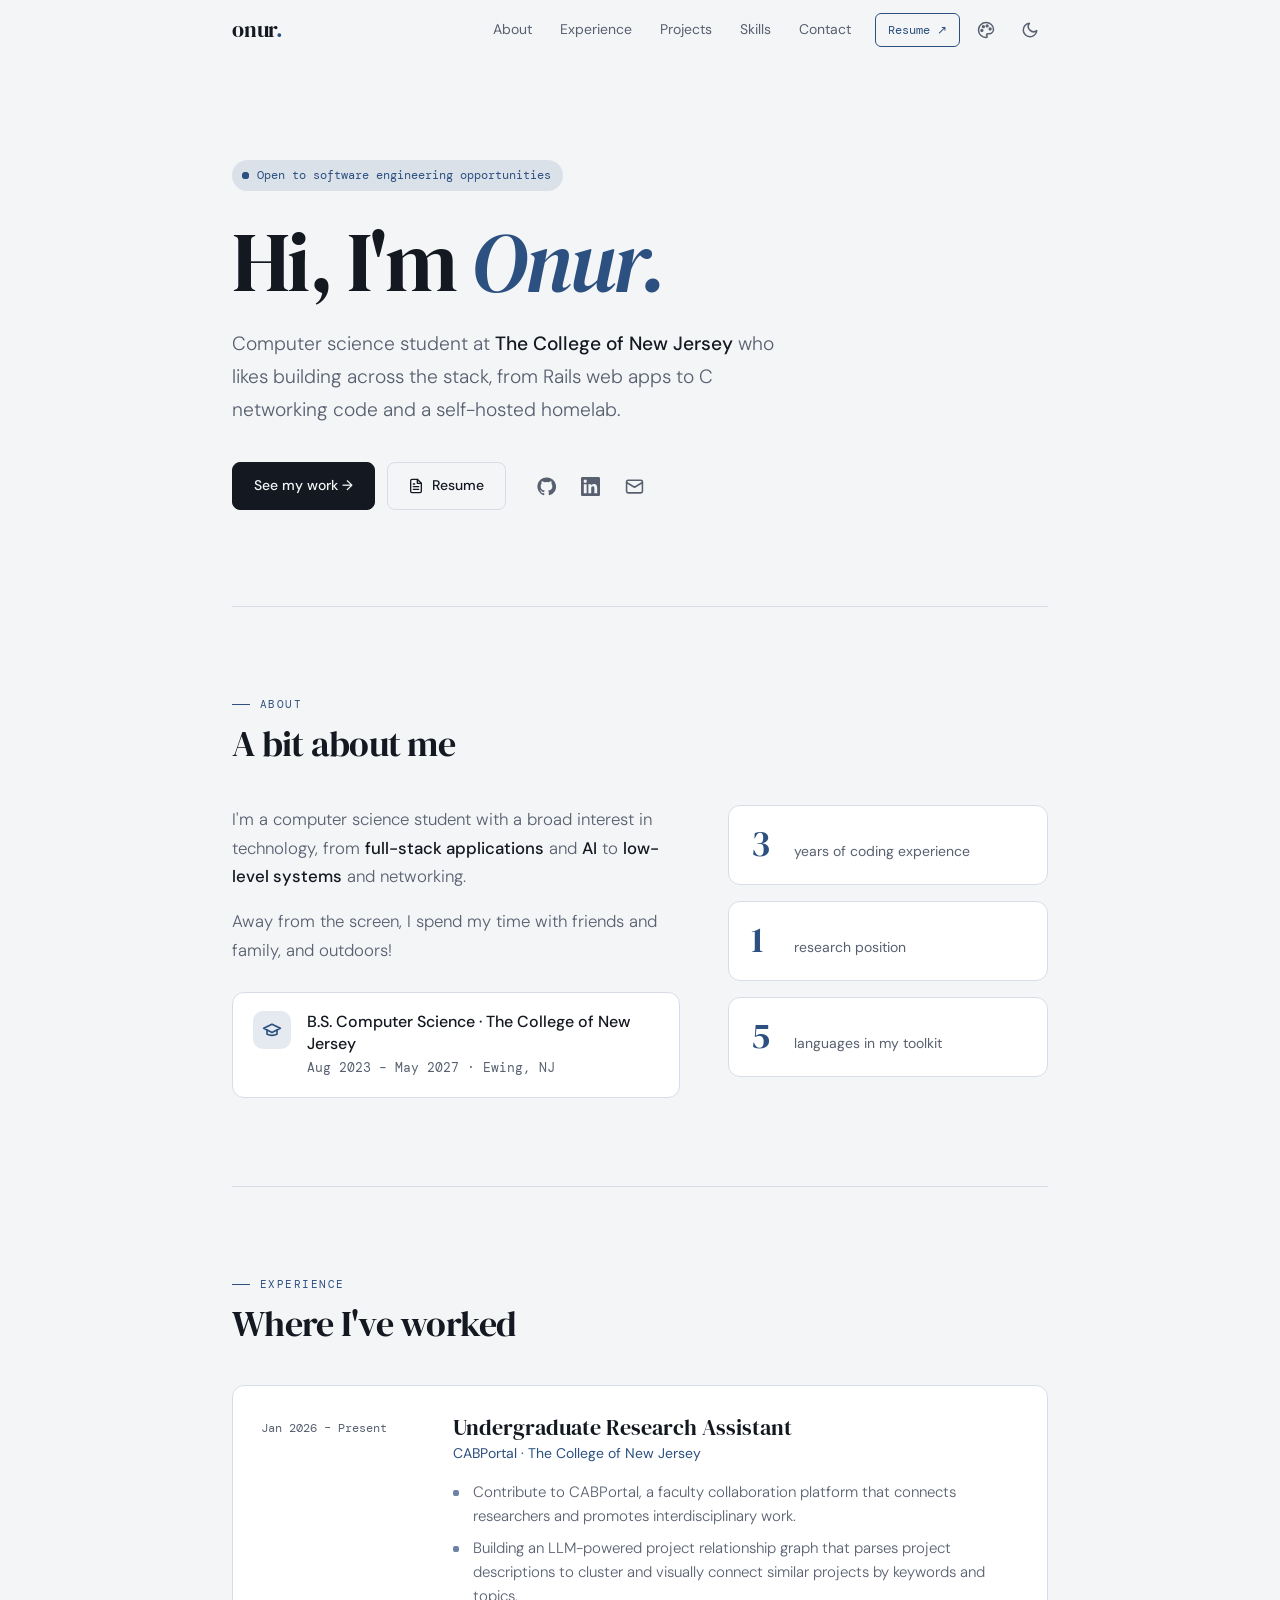
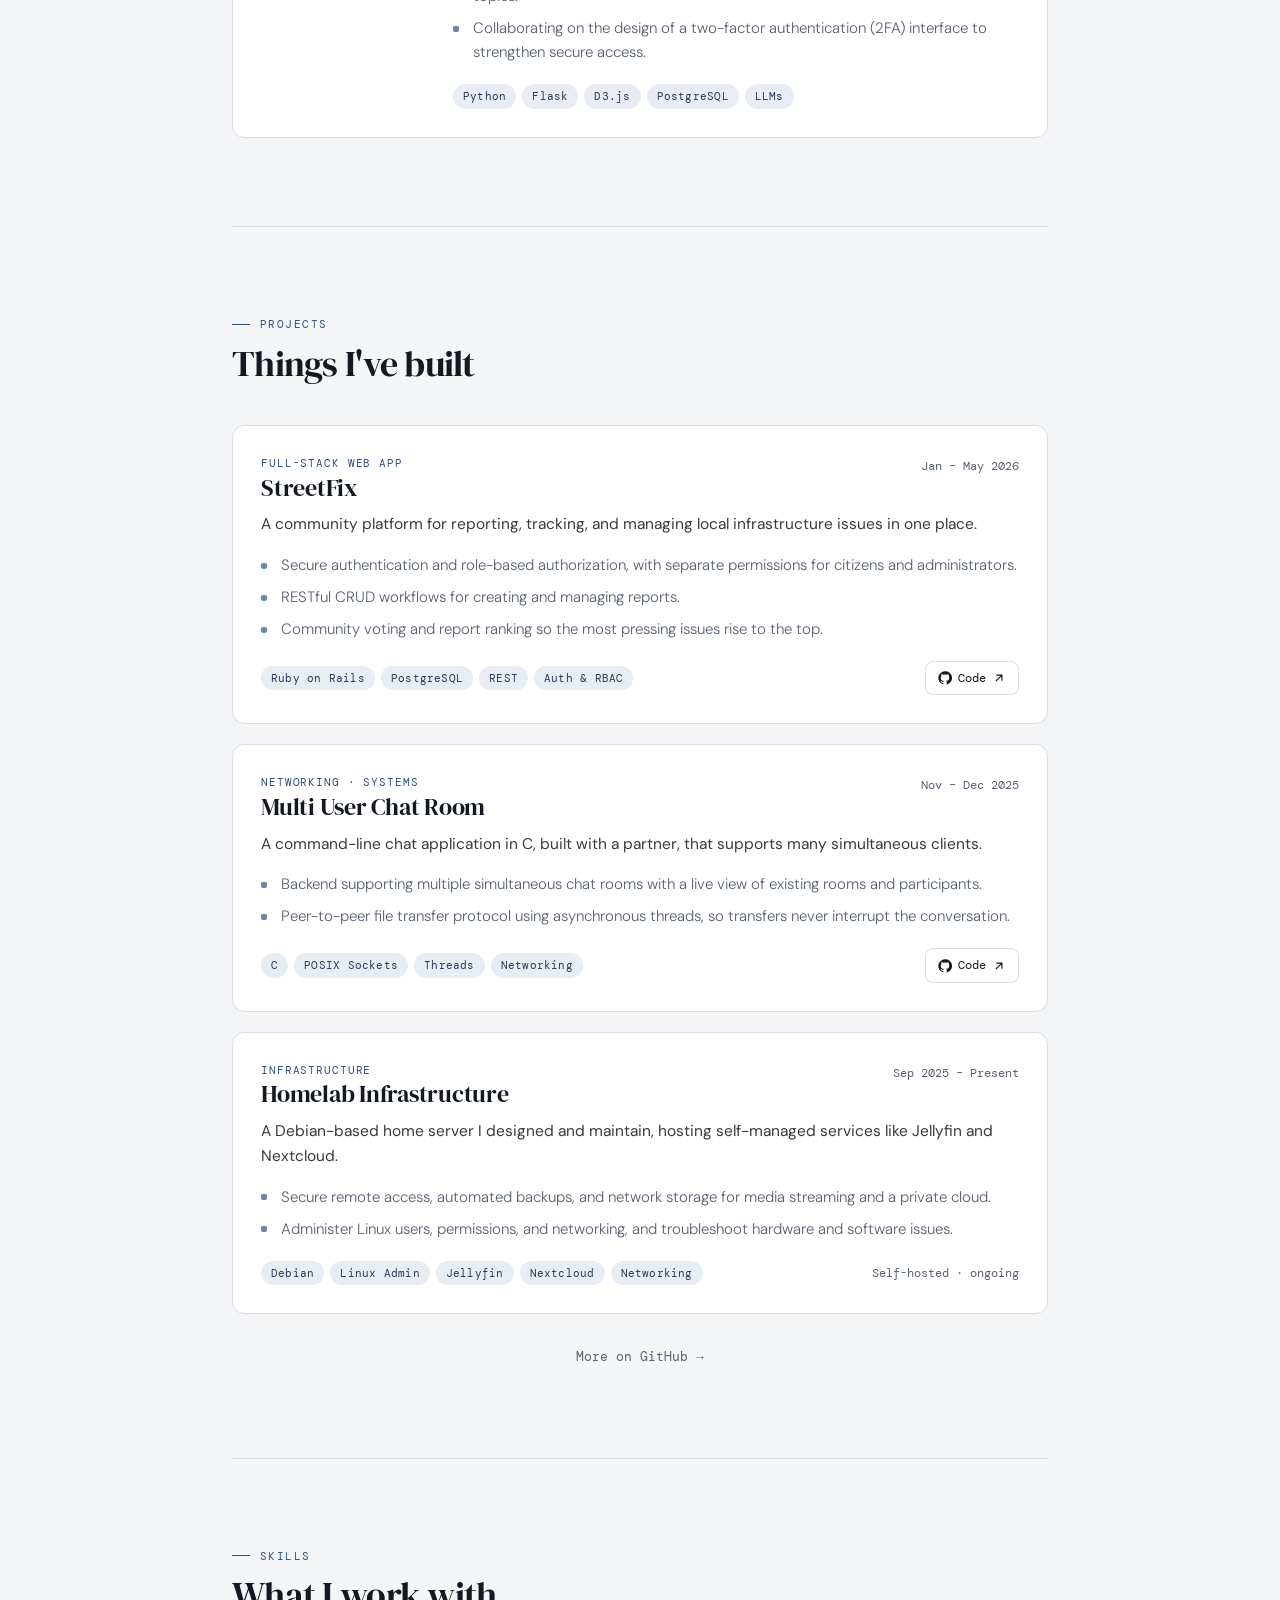
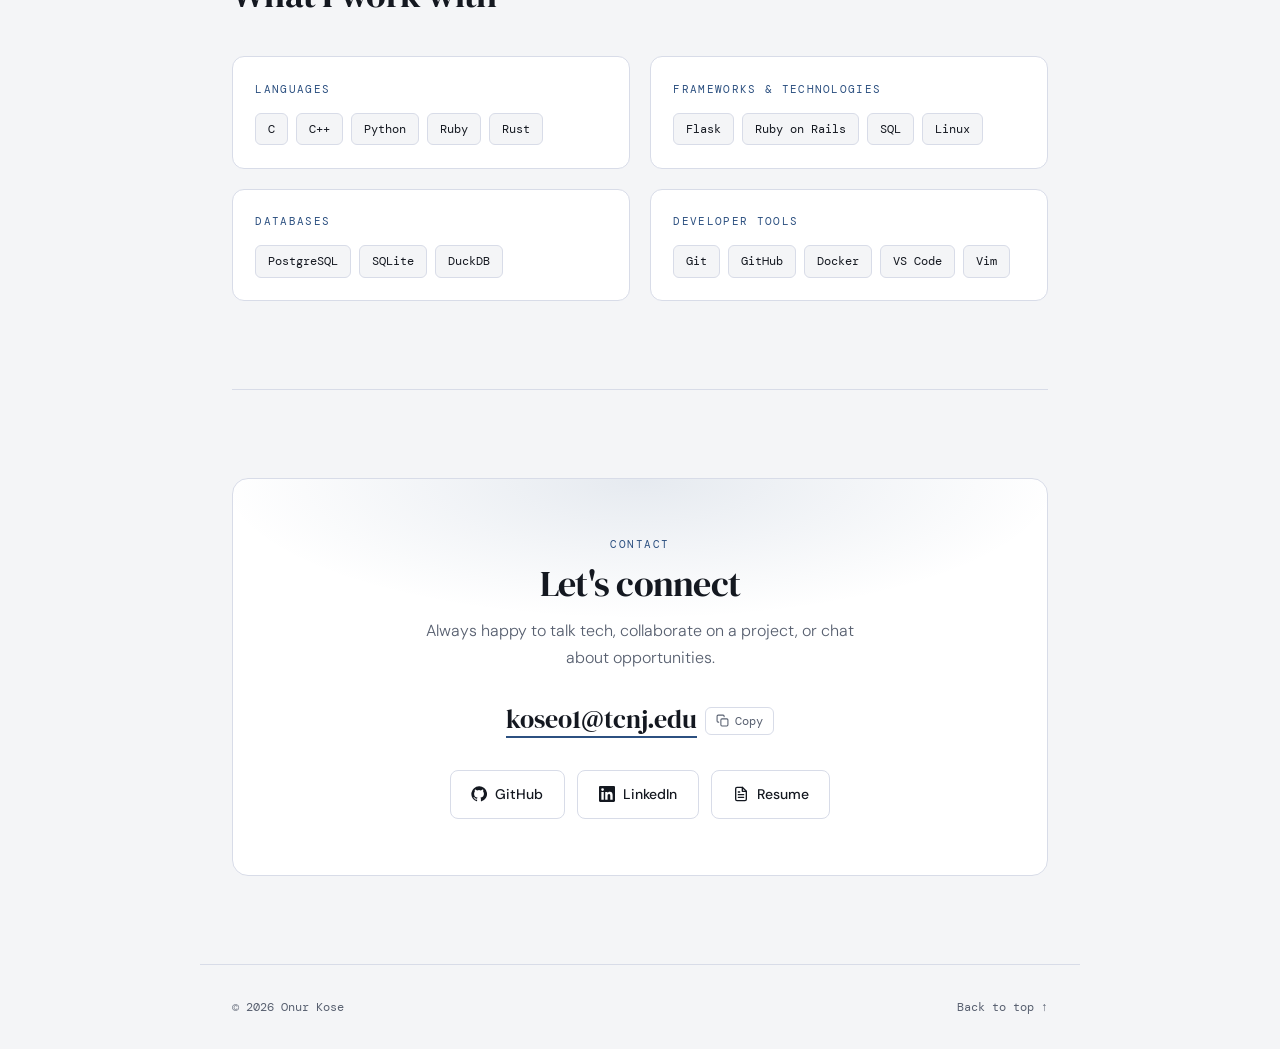
<file: index.html>
<!DOCTYPE html>
<html lang="en">
<head>
  <meta charset="UTF-8" />
  <meta name="viewport" content="width=device-width, initial-scale=1.0"/>
  <title>Onur Kose · Software Developer</title>
  <meta name="description" content="Onur Kose, computer science student at The College of New Jersey. Projects in full-stack web, systems, and networking."/>
  <link rel="preconnect" href="https://fonts.googleapis.com"/>
  <link rel="preconnect" href="https://fonts.gstatic.com" crossorigin/>
  <link href="https://fonts.googleapis.com/css2?family=DM+Serif+Display:ital@0;1&family=DM+Mono:wght@300;400;500&family=DM+Sans:wght@300;400;500&display=swap" rel="stylesheet"/>
  <link rel="stylesheet" href="./css/theme.css"/>
  <script src="./js/theme.js"></script>
  <link rel="stylesheet" href="./css/style.css"/>
</head>
<body>
  <a href="#main" class="skip-link">Skip to content</a>

  <!-- SVG icon sprite -->
  <svg width="0" height="0" style="position:absolute" aria-hidden="true">
    <symbol id="i-github" viewBox="0 0 24 24"><path d="M12 .5a11.5 11.5 0 0 0-3.64 22.41c.58.1.79-.25.79-.56v-2c-3.2.7-3.88-1.37-3.88-1.37-.52-1.33-1.28-1.69-1.28-1.69-1.04-.71.08-.7.08-.7 1.15.08 1.76 1.19 1.76 1.19 1.03 1.76 2.69 1.25 3.35.96.1-.75.4-1.25.73-1.54-2.56-.29-5.25-1.28-5.25-5.68 0-1.26.45-2.28 1.18-3.09-.12-.29-.51-1.46.11-3.04 0 0 .97-.31 3.17 1.18a11 11 0 0 1 5.77 0c2.2-1.49 3.17-1.18 3.17-1.18.62 1.58.23 2.75.11 3.04.74.81 1.18 1.83 1.18 3.09 0 4.41-2.69 5.38-5.26 5.67.41.36.78 1.06.78 2.14v3.17c0 .31.21.67.8.56A11.5 11.5 0 0 0 12 .5Z"/></symbol>
    <symbol id="i-linkedin" viewBox="0 0 24 24"><path d="M20.45 20.45h-3.56v-5.57c0-1.33-.02-3.04-1.85-3.04-1.86 0-2.14 1.45-2.14 2.94v5.67H9.34V9h3.41v1.56h.05c.48-.9 1.64-1.85 3.37-1.85 3.6 0 4.27 2.37 4.27 5.46v6.28ZM5.34 7.43a2.06 2.06 0 1 1 0-4.13 2.06 2.06 0 0 1 0 4.13ZM7.12 20.45H3.56V9h3.56v11.45ZM22.22 0H1.77C.79 0 0 .77 0 1.73v20.54C0 23.23.79 24 1.77 24h20.45c.98 0 1.78-.77 1.78-1.73V1.73C24 .77 23.2 0 22.22 0Z"/></symbol>
    <symbol id="i-mail" viewBox="0 0 24 24"><rect x="2" y="4" width="20" height="16" rx="2"/><path d="m22 7-10 6L2 7"/></symbol>
    <symbol id="i-arrow" viewBox="0 0 24 24"><path d="M7 17 17 7M8 7h9v9"/></symbol>
    <symbol id="i-file" viewBox="0 0 24 24"><path d="M14 2H6a2 2 0 0 0-2 2v16a2 2 0 0 0 2 2h12a2 2 0 0 0 2-2V8z"/><path d="M14 2v6h6M16 13H8M16 17H8M10 9H8"/></symbol>
    <symbol id="i-cap" viewBox="0 0 24 24"><path d="M22 10 12 5 2 10l10 5 10-5Z"/><path d="M6 12v5c3 2 9 2 12 0v-5"/></symbol>
    <symbol id="i-copy" viewBox="0 0 24 24"><rect x="9" y="9" width="13" height="13" rx="2"/><path d="M5 15H4a2 2 0 0 1-2-2V4a2 2 0 0 1 2-2h9a2 2 0 0 1 2 2v1"/></symbol>
  </svg>

  <nav id="nav">
    <div class="nav-inner">
      <a href="#hero" class="nav-logo" aria-label="Onur Kose, back to top">onur<span>.</span></a>
      <div class="nav-right">
        <ul class="nav-links" id="navLinks">
          <li><a href="#about">About</a></li>
          <li><a href="#experience">Experience</a></li>
          <li><a href="#projects">Projects</a></li>
          <li><a href="#skills">Skills</a></li>
          <li><a href="#contact">Contact</a></li>
          <li><a href="./resume/index.html" class="nav-resume">Resume ↗</a></li>
        </ul>
        <div class="theme-wrap">
          <button class="icon-btn" id="paletteBtn" aria-label="Choose color theme" aria-expanded="false" aria-controls="palettePop">
            <svg class="icon" viewBox="0 0 24 24"><circle cx="13.5" cy="6.5" r="1.2"/><circle cx="17.5" cy="10.5" r="1.2"/><circle cx="8.5" cy="7.5" r="1.2"/><circle cx="6.5" cy="12.5" r="1.2"/><path d="M12 2a10 10 0 0 0 0 20c.93 0 1.5-.75 1.5-1.5 0-.39-.15-.74-.39-1.01-.23-.26-.38-.61-.38-.99 0-.83.67-1.5 1.5-1.5H16a6 6 0 0 0 6-6c0-4.97-4.48-9-10-9Z"/></svg>
          </button>
          <div class="palette-pop" id="palettePop" hidden>
            <p class="palette-pop-title">Accent color</p>
            <div class="swatches" id="swatches"></div>
          </div>
        </div>
        <button class="icon-btn" id="modeBtn" aria-label="Toggle light or dark mode">
          <svg class="icon icon-moon" viewBox="0 0 24 24"><path d="M21 12.8A9 9 0 1 1 11.2 3a7 7 0 0 0 9.8 9.8Z"/></svg>
          <svg class="icon icon-sun" viewBox="0 0 24 24"><circle cx="12" cy="12" r="4"/><path d="M12 2v2M12 20v2M4.93 4.93l1.41 1.41M17.66 17.66l1.41 1.41M2 12h2M20 12h2M4.93 19.07l1.41-1.41M17.66 6.34l1.41-1.41"/></svg>
        </button>
        <button class="icon-btn menu-btn" id="menuBtn" aria-label="Open menu" aria-expanded="false" aria-controls="navLinks">
          <svg class="icon" viewBox="0 0 24 24"><path d="M4 7h16M4 12h16M4 17h16"/></svg>
        </button>
      </div>
    </div>
  </nav>

  <main id="main">

    <!-- HERO -->
    <section id="hero">
      <p class="status"><span class="status-dot"></span>Open to software engineering opportunities</p>
      <h1 class="hero-name">Hi, I'm <em>Onur.</em></h1>
      <p class="hero-bio">
        Computer science student at <strong>The College of New Jersey</strong> who likes building
        across the stack, from Rails web apps to C networking code and a self-hosted homelab.
      </p>
      <div class="hero-actions">
        <a href="#projects" class="btn btn-primary">See my work →</a>
        <a href="./resume/index.html" class="btn">
          <svg class="icon"><use href="#i-file"/></svg>Resume
        </a>
        <div class="hero-socials">
          <a href="https://github.com/onurk0" target="_blank" rel="noopener" aria-label="GitHub"><svg class="icon icon-fill"><use href="#i-github"/></svg></a>
          <a href="https://linkedin.com/in/onurk0" target="_blank" rel="noopener" aria-label="LinkedIn"><svg class="icon icon-fill"><use href="#i-linkedin"/></svg></a>
          <a href="mailto:koseo1@tcnj.edu" aria-label="Email"><svg class="icon"><use href="#i-mail"/></svg></a>
        </div>
      </div>
    </section>

    <!-- ABOUT -->
    <section id="about">
      <div class="section-head">
        <p class="section-label">About</p>
        <h2 class="section-title">A bit about me</h2>
      </div>
      <div class="about-grid">
        <div class="about-text fade-in">
          <p>
            I'm a computer science student with a broad interest in technology, from
            <strong>full-stack applications</strong> and <strong>AI</strong> to <strong>low-level systems</strong>
            and networking.
          </p>
          <p>
            Away from the screen, I spend my time with friends and family, and outdoors!
          </p>
          <div class="edu-card">
            <div class="edu-icon"><svg class="icon"><use href="#i-cap"/></svg></div>
            <div>
              <div class="edu-school">B.S. Computer Science · The College of New Jersey</div>
              <div class="edu-meta">Aug 2023 – May 2027 · Ewing, NJ</div>
            </div>
          </div>
        </div>
        <div class="about-stats fade-in">
          <div class="stat-item">
            <div class="stat-number">3</div>
            <div class="stat-desc">years of coding experience</div>
          </div>
          <div class="stat-item">
            <div class="stat-number">1</div>
            <div class="stat-desc">research position</div>
          </div>
          <div class="stat-item">
            <div class="stat-number">5</div>
            <div class="stat-desc">languages in my toolkit</div>
          </div>
        </div>
      </div>
    </section>

    <!-- EXPERIENCE -->
    <section id="experience">
      <div class="section-head">
        <p class="section-label">Experience</p>
        <h2 class="section-title">Where I've worked</h2>
      </div>
      <article class="xp-item fade-in">
        <div class="xp-when">Jan 2026 – Present</div>
        <div>
          <h3 class="xp-role">Undergraduate Research Assistant</h3>
          <p class="xp-org">CABPortal · The College of New Jersey</p>
          <ul class="bullets">
            <li>Contribute to CABPortal, a faculty collaboration platform that connects researchers and promotes interdisciplinary work.</li>
            <li>Building an LLM-powered project relationship graph that parses project descriptions to cluster and visually connect similar projects by keywords and topics.</li>
            <li>Collaborating on the design of a two-factor authentication (2FA) interface to strengthen secure access.</li>
          </ul>
          <ul class="tags">
            <li class="tag">Python</li>
            <li class="tag">Flask</li>
            <li class="tag">D3.js</li>
            <li class="tag">PostgreSQL</li>
            <li class="tag">LLMs</li>
          </ul>
        </div>
      </article>
    </section>

    <!-- PROJECTS -->
    <section id="projects">
      <div class="section-head">
        <p class="section-label">Projects</p>
        <h2 class="section-title">Things I've built</h2>
      </div>
      <div class="projects-list">

        <article class="project-card fade-in">
          <div class="project-top">
            <div>
              <p class="project-kicker">Full-stack web app</p>
              <h3 class="project-name">StreetFix</h3>
            </div>
            <span class="project-date">Jan – May 2026</span>
          </div>
          <p class="project-desc">
            A community platform for reporting, tracking, and managing local infrastructure issues in one place.
          </p>
          <ul class="bullets">
            <li>Secure authentication and role-based authorization, with separate permissions for citizens and administrators.</li>
            <li>RESTful CRUD workflows for creating and managing reports.</li>
            <li>Community voting and report ranking so the most pressing issues rise to the top.</li>
          </ul>
          <div class="project-bottom">
            <ul class="tags">
              <li class="tag">Ruby on Rails</li>
              <li class="tag">PostgreSQL</li>
              <li class="tag">REST</li>
              <li class="tag">Auth &amp; RBAC</li>
            </ul>
            <a href="https://github.com/onurk0/StreetFix" target="_blank" rel="noopener" class="project-link">
              <svg class="icon icon-fill"><use href="#i-github"/></svg>Code<svg class="icon"><use href="#i-arrow"/></svg>
            </a>
          </div>
        </article>

        <article class="project-card fade-in">
          <div class="project-top">
            <div>
              <p class="project-kicker">Networking · Systems</p>
              <h3 class="project-name">Multi User Chat Room</h3>
            </div>
            <span class="project-date">Nov – Dec 2025</span>
          </div>
          <p class="project-desc">
            A command-line chat application in C, built with a partner, that supports many simultaneous clients.
          </p>
          <ul class="bullets">
            <li>Backend supporting multiple simultaneous chat rooms with a live view of existing rooms and participants.</li>
            <li>Peer-to-peer file transfer protocol using asynchronous threads, so transfers never interrupt the conversation.</li>
          </ul>
          <div class="project-bottom">
            <ul class="tags">
              <li class="tag">C</li>
              <li class="tag">POSIX Sockets</li>
              <li class="tag">Threads</li>
              <li class="tag">Networking</li>
            </ul>
            <a href="https://github.com/onurk0/Multi_User_Chat_Room" target="_blank" rel="noopener" class="project-link">
              <svg class="icon icon-fill"><use href="#i-github"/></svg>Code<svg class="icon"><use href="#i-arrow"/></svg>
            </a>
          </div>
        </article>

        <article class="project-card fade-in">
          <div class="project-top">
            <div>
              <p class="project-kicker">Infrastructure</p>
              <h3 class="project-name">Homelab Infrastructure</h3>
            </div>
            <span class="project-date">Sep 2025 – Present</span>
          </div>
          <p class="project-desc">
            A Debian-based home server I designed and maintain, hosting self-managed services like Jellyfin and Nextcloud.
          </p>
          <ul class="bullets">
            <li>Secure remote access, automated backups, and network storage for media streaming and a private cloud.</li>
            <li>Administer Linux users, permissions, and networking, and troubleshoot hardware and software issues.</li>
          </ul>
          <div class="project-bottom">
            <ul class="tags">
              <li class="tag">Debian</li>
              <li class="tag">Linux Admin</li>
              <li class="tag">Jellyfin</li>
              <li class="tag">Nextcloud</li>
              <li class="tag">Networking</li>
            </ul>
            <span class="project-note">Self-hosted · ongoing</span>
          </div>
        </article>

      </div>
      <p class="more-link"><a href="https://github.com/onurk0?tab=repositories" target="_blank" rel="noopener">More on GitHub →</a></p>
    </section>

    <!-- SKILLS -->
    <section id="skills">
      <div class="section-head">
        <p class="section-label">Skills</p>
        <h2 class="section-title">What I work with</h2>
      </div>
      <div class="skills-grid">

        <div class="skill-group fade-in">
          <p class="skill-group-title">Languages</p>
          <ul class="skill-pills">
            <li class="skill-pill">C</li>
            <li class="skill-pill">C++</li>
            <li class="skill-pill">Python</li>
            <li class="skill-pill">Ruby</li>
            <li class="skill-pill">Rust</li>
          </ul>
        </div>

        <div class="skill-group fade-in">
          <p class="skill-group-title">Frameworks &amp; Technologies</p>
          <ul class="skill-pills">
            <li class="skill-pill">Flask</li>
            <li class="skill-pill">Ruby on Rails</li>
            <li class="skill-pill">SQL</li>
            <li class="skill-pill">Linux</li>
          </ul>
        </div>

        <div class="skill-group fade-in">
          <p class="skill-group-title">Databases</p>
          <ul class="skill-pills">
            <li class="skill-pill">PostgreSQL</li>
            <li class="skill-pill">SQLite</li>
            <li class="skill-pill">DuckDB</li>
          </ul>
        </div>

        <div class="skill-group fade-in">
          <p class="skill-group-title">Developer Tools</p>
          <ul class="skill-pills">
            <li class="skill-pill">Git</li>
            <li class="skill-pill">GitHub</li>
            <li class="skill-pill">Docker</li>
            <li class="skill-pill">VS Code</li>
            <li class="skill-pill">Vim</li>
          </ul>
        </div>

      </div>
    </section>

    <!-- CONTACT -->
    <section id="contact">
      <div class="contact-inner fade-in">
        <p class="section-label">Contact</p>
        <h2 class="section-title">Let's connect</h2>
        <p class="contact-sub">Always happy to talk tech, collaborate on a project, or chat about opportunities.</p>
        <div class="email-row">
          <a href="mailto:koseo1@tcnj.edu" class="contact-email">koseo1@tcnj.edu</a>
          <button class="copy-btn" id="copyBtn" type="button" data-email="koseo1@tcnj.edu">
            <svg class="icon"><use href="#i-copy"/></svg><span>Copy</span>
          </button>
        </div>
        <div class="contact-socials">
          <a href="https://github.com/onurk0" target="_blank" rel="noopener" class="btn"><svg class="icon icon-fill"><use href="#i-github"/></svg>GitHub</a>
          <a href="https://linkedin.com/in/onurk0" target="_blank" rel="noopener" class="btn"><svg class="icon icon-fill"><use href="#i-linkedin"/></svg>LinkedIn</a>
          <a href="./resume/index.html" class="btn"><svg class="icon"><use href="#i-file"/></svg>Resume</a>
        </div>
      </div>
    </section>

  </main>

  <footer>
    <span>© <span id="year">2026</span> Onur Kose</span>
    <a href="#hero">Back to top ↑</a>
  </footer>

  <script src="./js/main.js"></script>

</body>
</html>
</file>
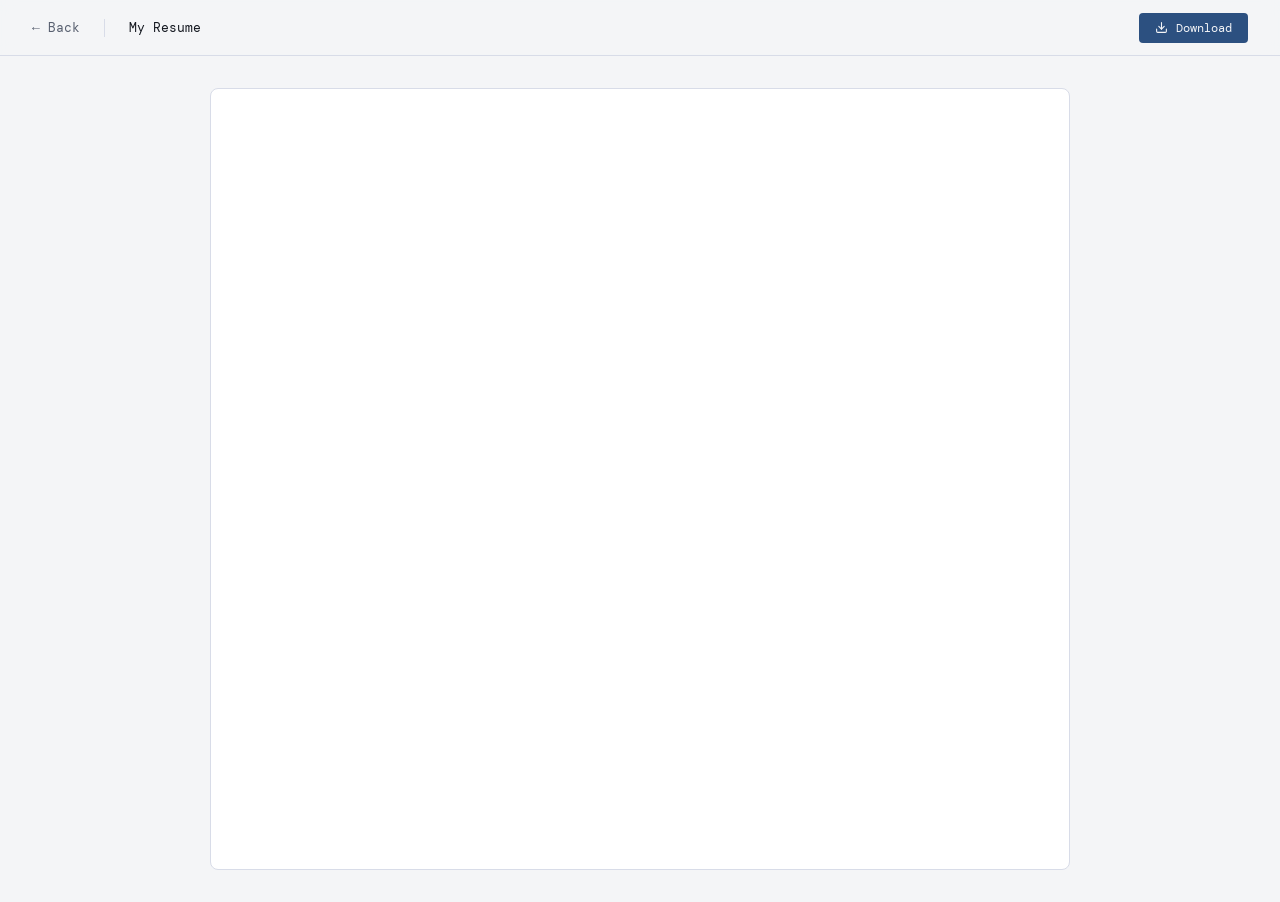
<file: resume/index.html>
<!DOCTYPE html>
<html lang="en">
<head>
  <meta charset="UTF-8"/>
  <meta name="viewport" content="width=device-width, initial-scale=1.0"/>
  <title>Resume | Onur Kose</title>
  <link href="https://fonts.googleapis.com/css2?family=DM+Mono:wght@300;400;500&family=DM+Sans:wght@300;400;500&display=swap" rel="stylesheet"/>
  <link rel="stylesheet" href="../css/theme.css"/>
  <script src="../js/theme.js"></script>
  <link rel="stylesheet" href="../css/resume.css"/>
</head>
<body>

  <nav>
    <div class="nav-left">
      <a href="../index.html" class="nav-back">← Back</a>
      <div class="nav-divider"></div>
      <span class="nav-title">My Resume</span>
    </div>
    <a href="./resume.pdf" download="OnurKose_Resume.pdf" class="btn-download">
      <svg viewBox="0 0 24 24"><path d="M21 15v4a2 2 0 0 1-2 2H5a2 2 0 0 1-2-2v-4"/><polyline points="7 10 12 15 17 10"/><line x1="12" y1="15" x2="12" y2="3"/></svg>
      Download
    </a>
  </nav>

  <div class="viewer-wrap">
    <div class="pdf-frame" id="pdfFrame">
      <iframe
        src="./resume.pdf"
        title="Resume"
        id="pdfIframe"
      ></iframe>
      <div class="pdf-fallback" id="pdfFallback">
        <p>Your browser can't preview PDFs inline.</p>
        <a href="./resume.pdf" download="OnurKose_Resume.pdf" class="btn-download">
          <svg viewBox="0 0 24 24"><path d="M21 15v4a2 2 0 0 1-2 2H5a2 2 0 0 1-2-2v-4"/><polyline points="7 10 12 15 17 10"/><line x1="12" y1="15" x2="12" y2="3"/></svg>
          Download Resume
        </a>
      </div>
    </div>
  </div>

  <script src="../js/resume.js"></script>

</body>
</html>
</file>
<file: css/theme.css>
/* Shared color palettes. data-theme = "<palette>-<light|dark>" (set by theme.js). */
/* ── DEFAULT: Slate Light (no-JS fallback; theme.js sets data-theme) ── */
:root {
  --bg: #f4f5f7; --surface: #ffffff; --text: #141820; --muted: #586070;
  --border: #d8dce8; --accent: #2c5080; --tag-bg: #e8ecf4; --tag-text: #283858;
  --nav-bg: rgba(244,245,247,0.92);
}
@media (prefers-color-scheme: dark) {
  :root:not([data-theme]) {
    --bg: #0a0c10; --surface: #111418; --text: #c8ccd8; --muted: #586070;
    --border: #1e2230; --accent: #6a9fd8; --tag-bg: #161a24; --tag-text: #8898b8;
    --nav-bg: rgba(10,12,16,0.92);
  }
}

/* ── FOREST ── */
[data-theme="forest-light"] {
  --bg: #f9f8f6; --surface: #ffffff; --text: #1a1a18; --muted: #6b6b67;
  --border: #e4e2db; --accent: #2a6049; --tag-bg: #f0efea; --tag-text: #444440;
  --nav-bg: rgba(249,248,246,0.9);
}
[data-theme="forest-dark"] {
  --bg: #0e120f; --surface: #161d17; --text: #d4e0d6; --muted: #7a9480;
  --border: #253028; --accent: #4caf87; --tag-bg: #1a241c; --tag-text: #98c4a2;
  --nav-bg: rgba(14,18,15,0.92);
}
/* ── OCEAN ── */
[data-theme="ocean-light"] {
  --bg: #f0f5fa; --surface: #ffffff; --text: #0f1f2e; --muted: #4f6e88;
  --border: #cddcec; --accent: #1560a8; --tag-bg: #e4eef8; --tag-text: #1e456e;
  --nav-bg: rgba(240,245,250,0.92);
}
[data-theme="ocean-dark"] {
  --bg: #07111c; --surface: #0e1d2c; --text: #c8d8e8; --muted: #4e6e88;
  --border: #152535; --accent: #4d9fd4; --tag-bg: #0d1f30; --tag-text: #80aece;
  --nav-bg: rgba(7,17,28,0.92);
}
/* ── VIOLET ── */
[data-theme="violet-light"] {
  --bg: #f7f5ff; --surface: #ffffff; --text: #16122a; --muted: #6b6190;
  --border: #e0d9f8; --accent: #5b3fc8; --tag-bg: #ede8ff; --tag-text: #3d2e88;
  --nav-bg: rgba(247,245,255,0.92);
}
[data-theme="violet-dark"] {
  --bg: #0c0b14; --surface: #13111e; --text: #d8d4f0; --muted: #6b68a0;
  --border: #201d38; --accent: #8a76f5; --tag-bg: #181528; --tag-text: #a098d4;
  --nav-bg: rgba(12,11,20,0.92);
}
/* ── ROSE ── */
[data-theme="rose-light"] {
  --bg: #fdf5f6; --surface: #ffffff; --text: #1f1214; --muted: #885868;
  --border: #f2dde0; --accent: #b53048; --tag-bg: #fce8ec; --tag-text: #7a2535;
  --nav-bg: rgba(253,245,246,0.92);
}
[data-theme="rose-dark"] {
  --bg: #140b0d; --surface: #1e1215; --text: #e8d0d4; --muted: #886070;
  --border: #321820; --accent: #e06080; --tag-bg: #281520; --tag-text: #c48898;
  --nav-bg: rgba(20,11,13,0.92);
}
/* ── AMBER ── */
[data-theme="amber-light"] {
  --bg: #fdf8ef; --surface: #ffffff; --text: #1e1608; --muted: #806840;
  --border: #ede5cc; --accent: #9e6010; --tag-bg: #f5e8d0; --tag-text: #6b4410;
  --nav-bg: rgba(253,248,239,0.92);
}
[data-theme="amber-dark"] {
  --bg: #131008; --surface: #1d180e; --text: #e8ddc0; --muted: #907850;
  --border: #2e2810; --accent: #d4942a; --tag-bg: #221c0c; --tag-text: #c0a060;
  --nav-bg: rgba(19,16,8,0.92);
}
/* ── SLATE ── */
[data-theme="slate-light"] {
  --bg: #f4f5f7; --surface: #ffffff; --text: #141820; --muted: #586070;
  --border: #d8dce8; --accent: #2c5080; --tag-bg: #e8ecf4; --tag-text: #283858;
  --nav-bg: rgba(244,245,247,0.92);
}
[data-theme="slate-dark"] {
  --bg: #0a0c10; --surface: #111418; --text: #c8ccd8; --muted: #586070;
  --border: #1e2230; --accent: #6a9fd8; --tag-bg: #161a24; --tag-text: #8898b8;
  --nav-bg: rgba(10,12,16,0.92);
}
/* ── MONO ── */
[data-theme="mono-light"] {
  --bg: #f8f8f8; --surface: #ffffff; --text: #111111; --muted: #777777;
  --border: #e0e0e0; --accent: #111111; --tag-bg: #efefef; --tag-text: #444444;
  --nav-bg: rgba(248,248,248,0.92);
}
[data-theme="mono-dark"] {
  --bg: #0d0d0d; --surface: #181818; --text: #e8e8e8; --muted: #888888;
  --border: #2a2a2a; --accent: #e8e8e8; --tag-bg: #222222; --tag-text: #aaaaaa;
  --nav-bg: rgba(13,13,13,0.92);
}

/* Native form controls / scrollbars follow the active mode */
:root { color-scheme: light; }
[data-theme$="-dark"] { color-scheme: dark; }
@media (prefers-color-scheme: dark) { :root:not([data-theme]) { color-scheme: dark; } }
</file>
<file: css/style.css>
*, *::before, *::after { box-sizing: border-box; margin: 0; padding: 0; }

:root {
  --accent-soft: color-mix(in srgb, var(--accent) 12%, transparent);
  --shadow: 0 1px 2px rgba(0,0,0,0.04), 0 8px 24px rgba(0,0,0,0.06);
  --radius: 12px;
  --mono: 'DM Mono', ui-monospace, SFMono-Regular, Menlo, monospace;
  --serif: 'DM Serif Display', Georgia, serif;
  --sans: 'DM Sans', system-ui, -apple-system, 'Segoe UI', sans-serif;
}

html { scroll-behavior: smooth; scroll-padding-top: 72px; }

body {
  font-family: var(--sans);
  background: var(--bg);
  color: var(--text);
  line-height: 1.7;
  font-size: 16px;
  -webkit-font-smoothing: antialiased;
  transition: background-color 0.25s, color 0.25s;
}

a { color: inherit; }
svg.icon { width: 16px; height: 16px; flex-shrink: 0; fill: none; stroke: currentColor; stroke-width: 2; stroke-linecap: round; stroke-linejoin: round; }
svg.icon-fill { fill: currentColor; stroke: none; }

:focus-visible { outline: 2px solid var(--accent); outline-offset: 3px; border-radius: 4px; }

.skip-link {
  position: absolute; left: 1rem; top: -100px; z-index: 300;
  background: var(--accent); color: var(--bg); padding: 0.5rem 1rem; border-radius: 6px;
  font-size: 14px; text-decoration: none;
}
.skip-link:focus { top: 1rem; }

/* ── NAV ── */
nav {
  position: fixed; top: 0; left: 0; right: 0; z-index: 100;
  background: var(--nav-bg);
  backdrop-filter: blur(10px); -webkit-backdrop-filter: blur(10px);
  border-bottom: 1px solid transparent;
  transition: border-color 0.2s;
}
nav.scrolled { border-bottom-color: var(--border); }
.nav-inner {
  max-width: 880px; margin: 0 auto; padding: 0 2rem;
  height: 60px; display: flex; align-items: center; justify-content: space-between; gap: 1rem;
}
.nav-logo {
  font-family: var(--serif); font-size: 1.35rem; color: var(--text);
  text-decoration: none; letter-spacing: -0.01em;
}
.nav-logo span { color: var(--accent); }
.nav-right { display: flex; align-items: center; gap: 0.5rem; }
.nav-links { display: flex; gap: 0.25rem; list-style: none; align-items: center; }
.nav-links a {
  display: block; text-decoration: none; font-size: 14px; color: var(--muted);
  padding: 6px 12px; border-radius: 6px; transition: color 0.2s, background 0.2s;
}
.nav-links a:hover { color: var(--text); background: var(--tag-bg); }
.nav-links a.active { color: var(--accent); }
.nav-links a.nav-resume {
  font-family: var(--mono); font-size: 12px; color: var(--accent);
  border: 1px solid var(--accent); margin-left: 0.5rem;
}
.nav-links a.nav-resume:hover { background: var(--accent); color: var(--bg); }

.icon-btn {
  width: 36px; height: 36px; border-radius: 8px;
  display: inline-flex; align-items: center; justify-content: center;
  background: transparent; border: 1px solid transparent; color: var(--muted);
  cursor: pointer; transition: color 0.2s, background 0.2s, border-color 0.2s;
}
.icon-btn:hover { color: var(--text); background: var(--tag-bg); }
.icon-btn[aria-expanded="true"] { color: var(--accent); border-color: var(--border); }
.icon-btn svg { width: 18px; height: 18px; }
.menu-btn { display: none; }
.theme-wrap { position: relative; }
/* Show the mode you'd switch to: moon in light mode, sun in dark mode */
[data-theme$="-dark"] .icon-moon, :root:not([data-theme$="-dark"]) .icon-sun { display: none; }

/* Palette popover */
.palette-pop {
  position: absolute; top: calc(100% + 10px); right: 0;
  background: var(--surface); border: 1px solid var(--border); border-radius: var(--radius);
  box-shadow: var(--shadow); padding: 14px; width: 216px;
}
.palette-pop-title {
  font-family: var(--mono); font-size: 10px; letter-spacing: 0.12em; text-transform: uppercase;
  color: var(--muted); margin-bottom: 10px;
}
.swatches { display: grid; grid-template-columns: repeat(4, 1fr); gap: 10px; }
.swatch {
  display: flex; flex-direction: column; align-items: center; gap: 4px;
  background: none; border: none; cursor: pointer; color: var(--muted);
  font-family: var(--mono); font-size: 10px;
}
.swatch-dot {
  width: 28px; height: 28px; border-radius: 50%;
  border: 2px solid var(--surface); box-shadow: 0 0 0 1px var(--border);
  transition: box-shadow 0.15s, transform 0.15s;
}
.swatch:hover .swatch-dot { transform: scale(1.08); }
.swatch[aria-pressed="true"] { color: var(--text); }
.swatch[aria-pressed="true"] .swatch-dot { box-shadow: 0 0 0 2px var(--accent); }

/* ── LAYOUT ── */
main { max-width: 880px; margin: 0 auto; padding: 0 2rem; }
section { padding: 5.5rem 0; }
section + section { border-top: 1px solid var(--border); }

.section-head { margin-bottom: 2.5rem; }
.section-label {
  font-family: var(--mono); font-size: 11px; color: var(--accent);
  letter-spacing: 0.14em; text-transform: uppercase; margin-bottom: 0.5rem;
  display: flex; align-items: center; gap: 0.6rem;
}
.section-label::before { content: ''; width: 18px; height: 1px; background: var(--accent); }
.section-title {
  font-family: var(--serif); font-size: clamp(1.8rem, 4vw, 2.25rem);
  letter-spacing: -0.02em; line-height: 1.2; font-weight: 400;
}

/* ── HERO ── */
#hero { padding-top: 10rem; padding-bottom: 6rem; }
.status {
  display: inline-flex; align-items: center; gap: 8px;
  font-family: var(--mono); font-size: 12px; color: var(--accent);
  background: var(--accent-soft); padding: 5px 12px 5px 10px; border-radius: 999px;
  margin-bottom: 1.75rem;
}
.status-dot { width: 7px; height: 7px; border-radius: 50%; background: var(--accent); position: relative; }
.status-dot::after {
  content: ''; position: absolute; inset: 0; border-radius: 50%; background: var(--accent);
  animation: ping 2s ease-out infinite;
}
@keyframes ping { 0% { transform: scale(1); opacity: 0.7; } 80%, 100% { transform: scale(2.6); opacity: 0; } }

.hero-name {
  font-family: var(--serif); font-weight: 400;
  font-size: clamp(3rem, 9vw, 5.25rem); line-height: 1.02; letter-spacing: -0.03em;
  margin-bottom: 1.5rem;
}
.hero-name em { font-style: italic; color: var(--accent); }
.hero-bio {
  font-size: clamp(1.05rem, 2.2vw, 1.2rem); color: var(--muted); font-weight: 300;
  max-width: 560px; line-height: 1.7; margin-bottom: 2.25rem;
}
.hero-bio strong { color: var(--text); font-weight: 500; }
.hero-actions { display: flex; flex-wrap: wrap; align-items: center; gap: 0.75rem; }
.btn {
  display: inline-flex; align-items: center; gap: 8px;
  padding: 0.7rem 1.3rem; border-radius: 8px; font-size: 14px; font-weight: 500;
  text-decoration: none; border: 1px solid var(--border); color: var(--text);
  transition: background 0.2s, color 0.2s, border-color 0.2s, transform 0.2s;
}
.btn:hover { border-color: var(--text); transform: translateY(-1px); }
.btn-primary { background: var(--text); color: var(--bg); border-color: var(--text); }
.btn-primary:hover { background: var(--accent); border-color: var(--accent); }
.hero-socials { display: flex; gap: 0.25rem; margin-left: 0.5rem; }
.hero-socials a {
  width: 40px; height: 40px; border-radius: 8px; display: inline-flex; align-items: center; justify-content: center;
  color: var(--muted); transition: color 0.2s, background 0.2s;
}
.hero-socials a:hover { color: var(--accent); background: var(--accent-soft); }
.hero-socials svg { width: 19px; height: 19px; }

/* ── ABOUT ── */
.about-grid { display: grid; grid-template-columns: 1.4fr 1fr; gap: 3rem; align-items: start; }
.about-text p { color: var(--muted); font-weight: 300; margin-bottom: 1rem; font-size: 1.05rem; }
.about-text p strong { color: var(--text); font-weight: 500; }
.edu-card {
  margin-top: 1.75rem; padding: 1.1rem 1.25rem;
  border: 1px solid var(--border); border-radius: var(--radius); background: var(--surface);
  display: flex; gap: 1rem; align-items: flex-start;
}
.edu-icon {
  width: 38px; height: 38px; border-radius: 10px; flex-shrink: 0;
  background: var(--accent-soft); color: var(--accent);
  display: flex; align-items: center; justify-content: center;
}
.edu-icon svg { width: 20px; height: 20px; }
.edu-school { font-weight: 500; color: var(--text); line-height: 1.4; }
.edu-meta { font-size: 13px; color: var(--muted); font-family: var(--mono); margin-top: 2px; }
.about-stats { display: grid; gap: 1rem; }
.stat-item {
  padding: 1.25rem 1.4rem; background: var(--surface);
  border: 1px solid var(--border); border-radius: var(--radius);
  display: flex; align-items: baseline; gap: 1rem;
}
.stat-number { font-family: var(--serif); font-size: 2.25rem; color: var(--accent); line-height: 1; min-width: 1.5ch; }
.stat-desc { font-size: 14px; color: var(--muted); }

/* ── EXPERIENCE ── */
.xp-item {
  display: grid; grid-template-columns: 160px 1fr; gap: 2rem;
  padding: 1.75rem; border: 1px solid var(--border); border-radius: var(--radius); background: var(--surface);
}
.xp-when { font-family: var(--mono); font-size: 12px; color: var(--muted); padding-top: 4px; }
.xp-role { font-family: var(--serif); font-size: 1.35rem; line-height: 1.3; font-weight: 400; }
.xp-org { color: var(--accent); font-size: 14px; margin-bottom: 0.9rem; }

/* Shared bullet + tag styles */
.bullets { list-style: none; display: grid; gap: 0.5rem; margin-bottom: 1.25rem; }
.bullets li { position: relative; padding-left: 1.25rem; color: var(--muted); font-size: 15px; line-height: 1.6; font-weight: 300; }
.bullets li::before {
  content: ''; position: absolute; left: 0; top: 0.65em;
  width: 6px; height: 6px; border-radius: 2px; background: var(--accent); opacity: 0.7;
}
.tags { display: flex; flex-wrap: wrap; gap: 6px; list-style: none; }
.tag {
  font-family: var(--mono); font-size: 11px; background: var(--tag-bg); color: var(--tag-text);
  padding: 3px 10px; border-radius: 999px; letter-spacing: 0.02em;
}

/* ── PROJECTS ── */
.projects-list { display: grid; gap: 1.25rem; }
.project-card {
  background: var(--surface); border: 1px solid var(--border); border-radius: var(--radius);
  padding: 1.75rem; position: relative;
  transition: border-color 0.2s, transform 0.2s, box-shadow 0.2s;
}
.project-card:hover { border-color: color-mix(in srgb, var(--accent) 45%, var(--border)); transform: translateY(-3px); box-shadow: var(--shadow); }
.project-top { display: flex; justify-content: space-between; align-items: flex-start; gap: 1rem; margin-bottom: 0.4rem; }
.project-kicker { font-family: var(--mono); font-size: 11px; color: var(--accent); letter-spacing: 0.08em; text-transform: uppercase; }
.project-name { font-family: var(--serif); font-size: 1.5rem; line-height: 1.25; font-weight: 400; letter-spacing: -0.01em; }
.project-date { font-family: var(--mono); font-size: 12px; color: var(--muted); white-space: nowrap; padding-top: 2px; }
.project-desc { color: var(--text); font-size: 15.5px; line-height: 1.6; margin: 0.6rem 0 1rem; opacity: 0.85; }
.project-bottom { display: flex; justify-content: space-between; align-items: center; gap: 1rem; flex-wrap: wrap; }
.project-bottom .tags { flex: 1; }
.project-link {
  display: inline-flex; align-items: center; gap: 6px;
  font-family: var(--mono); font-size: 12px; color: var(--text); text-decoration: none;
  padding: 6px 12px; border: 1px solid var(--border); border-radius: 8px;
  transition: color 0.2s, border-color 0.2s, background 0.2s;
}
.project-link:hover { color: var(--accent); border-color: var(--accent); background: var(--accent-soft); }
.project-link svg { width: 14px; height: 14px; }
.project-note { font-family: var(--mono); font-size: 12px; color: var(--muted); }
.more-link { margin-top: 1.75rem; text-align: center; }
.more-link a { font-family: var(--mono); font-size: 13px; color: var(--muted); text-decoration: none; }
.more-link a:hover { color: var(--accent); }

/* ── SKILLS ── */
.skills-grid { display: grid; grid-template-columns: 1fr 1fr; gap: 1.25rem; }
.skill-group { padding: 1.4rem; border: 1px solid var(--border); border-radius: var(--radius); background: var(--surface); }
.skill-group-title {
  font-family: var(--mono); font-size: 11px; color: var(--accent);
  letter-spacing: 0.12em; text-transform: uppercase; margin-bottom: 0.9rem;
}
.skill-pills { display: flex; flex-wrap: wrap; gap: 8px; list-style: none; }
.skill-pill {
  font-family: var(--mono); font-size: 12px; padding: 5px 12px;
  background: var(--bg); border: 1px solid var(--border); border-radius: 6px; color: var(--text);
}

/* ── CONTACT ── */
.contact-inner {
  background: var(--surface); border: 1px solid var(--border); border-radius: 16px;
  padding: 3.5rem 2rem; text-align: center; position: relative; overflow: hidden;
}
.contact-inner::before {
  content: ''; position: absolute; inset: 0; pointer-events: none;
  background: radial-gradient(600px 200px at 50% 0%, var(--accent-soft), transparent 70%);
}
.contact-inner > * { position: relative; }
.contact-inner .section-label { justify-content: center; }
.contact-inner .section-label::before { display: none; }
.contact-sub { color: var(--muted); font-weight: 300; margin: 0.75rem auto 2rem; max-width: 440px; }
.email-row { display: inline-flex; align-items: center; gap: 0.5rem; flex-wrap: wrap; justify-content: center; margin-bottom: 2rem; }
.contact-email {
  font-family: var(--serif); font-size: clamp(1.3rem, 4vw, 1.6rem); color: var(--text);
  text-decoration: none; border-bottom: 2px solid var(--accent); line-height: 1.3;
  transition: color 0.2s; overflow-wrap: anywhere;
}
.contact-email:hover { color: var(--accent); }
.copy-btn {
  display: inline-flex; align-items: center; gap: 6px;
  font-family: var(--mono); font-size: 12px; color: var(--muted);
  background: transparent; border: 1px solid var(--border); border-radius: 6px;
  padding: 5px 10px; cursor: pointer; transition: color 0.2s, border-color 0.2s;
}
.copy-btn:hover { color: var(--accent); border-color: var(--accent); }
.copy-btn svg { width: 13px; height: 13px; }
.contact-socials { display: flex; justify-content: center; gap: 0.75rem; flex-wrap: wrap; }

/* ── FOOTER ── */
footer {
  max-width: 880px; margin: 0 auto; padding: 2rem;
  display: flex; justify-content: space-between; align-items: center; gap: 1rem; flex-wrap: wrap;
  font-family: var(--mono); font-size: 12px; color: var(--muted);
  border-top: 1px solid var(--border);
}
footer a { color: var(--muted); text-decoration: none; }
footer a:hover { color: var(--accent); }

/* ── ANIMATIONS (only when JS is running) ── */
.js .fade-in { opacity: 0; transform: translateY(16px); transition: opacity 0.55s ease, transform 0.55s ease; }
.js .fade-in.visible { opacity: 1; transform: none; }
@media (prefers-reduced-motion: reduce) {
  html { scroll-behavior: auto; }
  *, *::before, *::after { animation: none !important; transition: none !important; }
  .js .fade-in { opacity: 1; transform: none; }
}

/* ── RESPONSIVE ── */
@media (max-width: 760px) {
  .menu-btn { display: inline-flex; }
  .nav-links {
    position: absolute; top: 60px; left: 0; right: 0;
    flex-direction: column; align-items: stretch; gap: 0;
    background: var(--surface); border-bottom: 1px solid var(--border);
    padding: 0.5rem 1rem 1rem; box-shadow: var(--shadow);
  }
  .nav-links:not(.open) { display: none; }
  .nav-links a { padding: 12px; font-size: 16px; }
  .nav-links a.nav-resume { margin: 0.5rem 0 0; text-align: center; font-size: 14px; }
  .about-grid, .skills-grid { grid-template-columns: 1fr; }
  .xp-item { grid-template-columns: 1fr; gap: 0.5rem; }
}
@media (max-width: 520px) {
  .nav-inner, main { padding: 0 1.25rem; }
  footer { padding: 2rem 1.25rem; }
  #hero { padding-top: 8rem; padding-bottom: 4rem; }
  section { padding: 4rem 0; }
  .project-card, .xp-item { padding: 1.35rem; }
  .project-top { flex-direction: column; gap: 0.25rem; }
  .project-date { order: -1; }
  .project-bottom .tags { flex-basis: 100%; }
  .hero-socials { margin-left: 0; }
}
</file>
<file: css/resume.css>
*, *::before, *::after { box-sizing: border-box; margin: 0; padding: 0; }

body {
  font-family: 'DM Sans', sans-serif;
  background: var(--bg);
  color: var(--text);
  min-height: 100vh;
  display: flex;
  flex-direction: column;
}

nav {
  position: sticky; top: 0;
  background: var(--nav-bg);
  backdrop-filter: blur(8px);
  border-bottom: 1px solid var(--border);
  z-index: 100;
  padding: 0 2rem;
  display: flex; align-items: center; justify-content: space-between;
  height: 56px;
  flex-shrink: 0;
}

.nav-left { display: flex; align-items: center; gap: 1.5rem; }

.nav-back {
  font-family: 'DM Mono', monospace;
  font-size: 13px;
  color: var(--muted);
  text-decoration: none;
  display: flex; align-items: center; gap: 6px;
  transition: color 0.2s;
}
.nav-back:hover { color: var(--text); }

.nav-title {
  font-family: 'DM Mono', monospace;
  font-size: 13px;
  color: var(--text);
}

.nav-divider {
  width: 1px; height: 18px;
  background: var(--border);
}

.btn-download {
  display: inline-flex; align-items: center; gap: 8px;
  font-family: 'DM Mono', monospace;
  font-size: 12px;
  background: var(--accent);
  color: var(--bg);
  padding: 7px 16px;
  border-radius: 4px;
  text-decoration: none;
  transition: opacity 0.2s;
}
.btn-download:hover { opacity: 0.85; }

.btn-download svg {
  width: 13px; height: 13px;
  stroke: currentColor; fill: none;
  stroke-width: 2; stroke-linecap: round; stroke-linejoin: round;
}

.viewer-wrap {
  flex: 1;
  padding: 2rem;
  display: flex;
  flex-direction: column;
  align-items: center;
}

.pdf-frame {
  width: 100%;
  max-width: 860px;
  flex: 1;
  min-height: calc(100vh - 56px - 4rem);
  border: 1px solid var(--border);
  border-radius: 8px;
  background: var(--surface);
  overflow: hidden;
}

.pdf-frame iframe {
  width: 100%; height: 100%;
  min-height: calc(100vh - 56px - 4rem);
  border: none;
  display: block;
}

/* Fallback message shown if iframe can't render PDF */
.pdf-fallback {
  display: none;
  flex-direction: column;
  align-items: center;
  justify-content: center;
  gap: 1rem;
  padding: 4rem 2rem;
  text-align: center;
}
.pdf-fallback p { color: var(--muted); font-size: 15px; font-weight: 300; }

@media (max-width: 600px) {
  nav { padding: 0 1rem; }
  .nav-title { display: none; }
  .nav-divider { display: none; }
  .viewer-wrap { padding: 1rem; }
}
</file>
